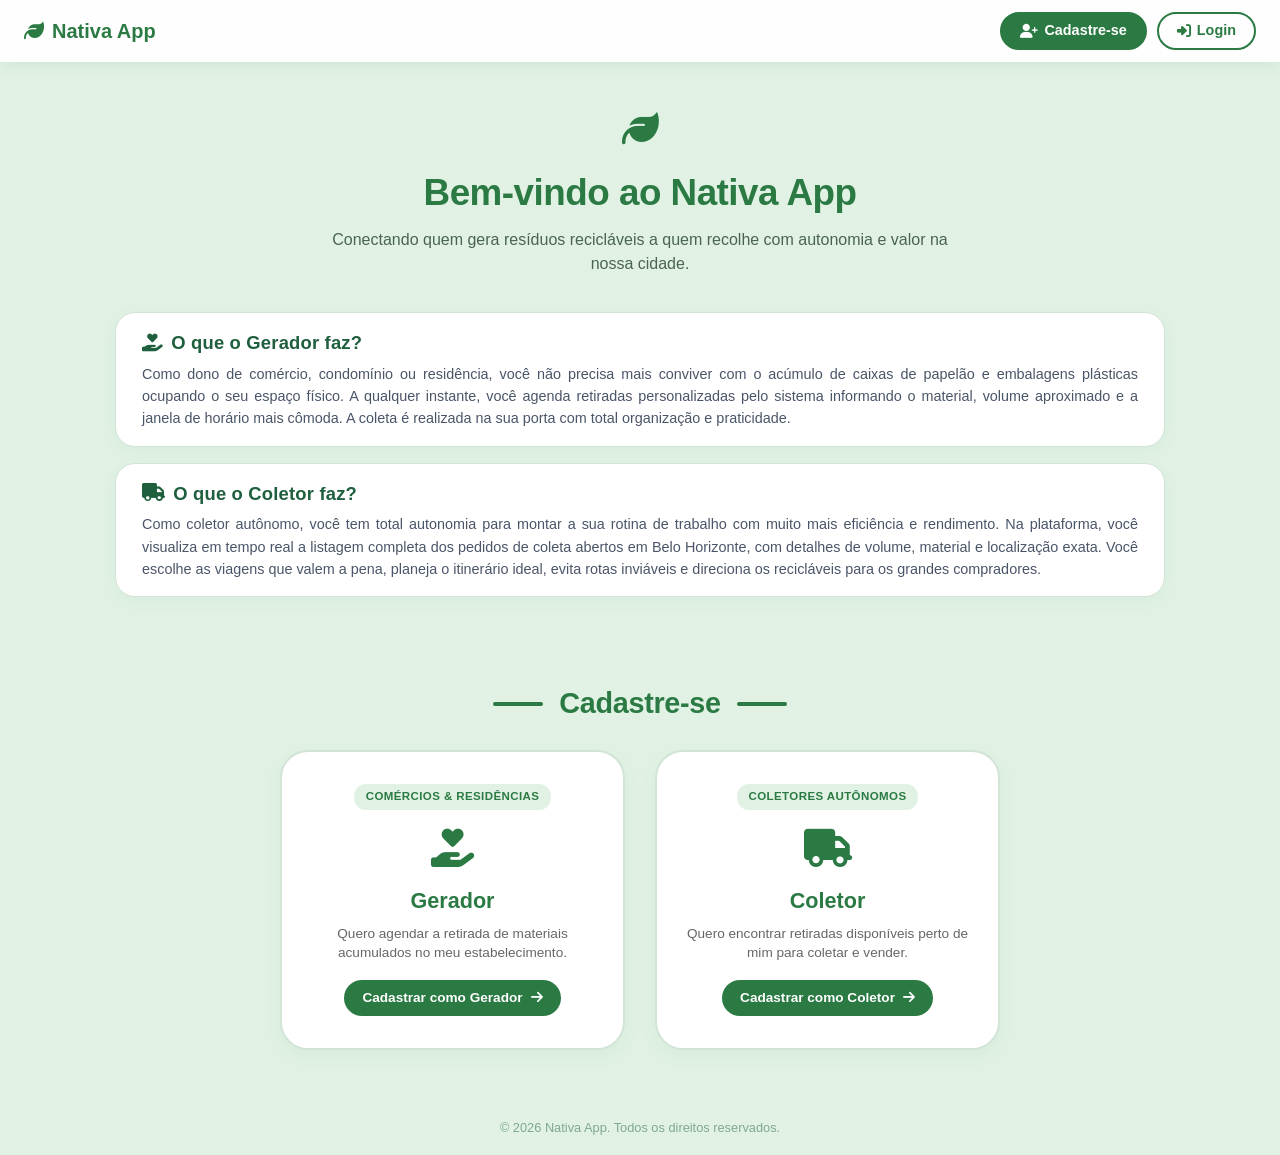
<file: Front-end/HTML/Pagina_inicial.html>
<!DOCTYPE html>
<html lang="pt-br">
<head>
    <meta charset="UTF-8">
    <meta name="viewport" content="width=device-width, initial-scale=1.0">
    <title>Nativa App</title>
    <link rel="stylesheet" href="../CSS/Pagina_inicial.css">
    <link rel="stylesheet" href="https://cdnjs.cloudflare.com/ajax/libs/font-awesome/6.5.0/css/all.min.css">
</head>
<body>

    <header class="css-header">
        <div class="css-brand">
            <i class="fa-solid fa-leaf"></i>
            <span>Nativa App</span>
        </div>

        <div class="css-header-actions">
        <a href="#secao-cadastro" class="css-top-register-btn">
            <i class="fa-solid fa-user-plus"></i> Cadastre-se
        </a>
        <a href="Login.html" class="css-login-btn">
            <i class="fa-solid fa-right-to-bracket"></i> Login
        </a>
    </div>

    </header>

    <main class="css-main-container">
        <div class="css-welcome-icon">
            <i class="fa-solid fa-leaf"></i>
        </div>
        
        <h1 class="css-hero-title">Bem-vindo ao Nativa App</h1>
        <p class="css-hero-subtitle">Conectando quem gera resíduos recicláveis a quem recolhe com autonomia e valor na nossa cidade.</p>

        <!-- SEÇÃO COM OS DOIS RETÂNGULOS LARGOS E COMPACTOS -->
        <section class="css-wide-cards-container">
            
            <!-- RETÂNGULO 1: GERADOR -->
            <article class="css-wide-card">
                <h2 class="css-wide-card-title">
                    <i class="fa-solid fa-hand-holding-heart"></i> O que o Gerador faz?
                </h2>
                <p class="css-wide-card-text">
                    Como dono de comércio, condomínio ou residência, você não precisa mais conviver com o acúmulo de caixas de papelão e embalagens plásticas ocupando o seu espaço físico. A qualquer instante, você agenda retiradas personalizadas pelo sistema informando o material, volume aproximado e a janela de horário mais cômoda. A coleta é realizada na sua porta com total organização e praticidade.
                </p>
            </article>

            <!-- RETÂNGULO 2: COLETOR -->
            <article class="css-wide-card">
                <h2 class="css-wide-card-title">
                    <i class="fa-solid fa-truck"></i> O que o Coletor faz?
                </h2>
                <p class="css-wide-card-text">
                    Como coletor autônomo, você tem total autonomia para montar a sua rotina de trabalho com muito mais eficiência e rendimento. Na plataforma, você visualiza em tempo real a listagem completa dos pedidos de coleta abertos em Belo Horizonte, com detalhes de volume, material e localização exata. Você escolhe as viagens que valem a pena, planeja o itinerário ideal, evita rotas inviáveis e direciona os recicláveis para os grandes compradores.
                </p>
            </article>

        </section>

        <!-- TÍTULO CENTRALIZADO "CADASTRE-SE" -->
        <h2 class="css-register-section-title" id="secao-cadastro" >Cadastre-se</h2>

        <!-- QUADRADOS DE CADASTRO -->
        <div class="css-options-grid">
            
            <a href="Cadastro_gerador.html" class="css-card-option">
                <div class="css-card-pill">Comércios & Residências</div>
                <div class="css-icon-container">
                    <i class="fa-solid fa-hand-holding-heart"></i>
                </div>
                <h2 class="css-card-title">Gerador</h2>
                <p class="css-card-desc">Quero agendar a retirada de materiais acumulados no meu estabelecimento.</p>
                <div class="css-card-cta">
                    <span>Cadastrar como Gerador</span>
                    <i class="fa-solid fa-arrow-right"></i>
                </div>
            </a>

            <a href="Cadastro_coletor.html" class="css-card-option">
                <div class="css-card-pill">Coletores Autônomos</div>
                <div class="css-icon-container">
                    <i class="fa-solid fa-truck"></i>
                </div>
                <h2 class="css-card-title">Coletor</h2>
                <p class="css-card-desc">Quero encontrar retiradas disponíveis perto de mim para coletar e vender.</p>
                <div class="css-card-cta">
                    <span>Cadastrar como Coletor</span>
                    <i class="fa-solid fa-arrow-right"></i>
                </div>
            </a>

        </div>
    </main>

    <footer class="css-footer">
        <p>&copy; 2026 Nativa App. Todos os direitos reservados.</p>
    </footer>

</body>
</html>
</file>
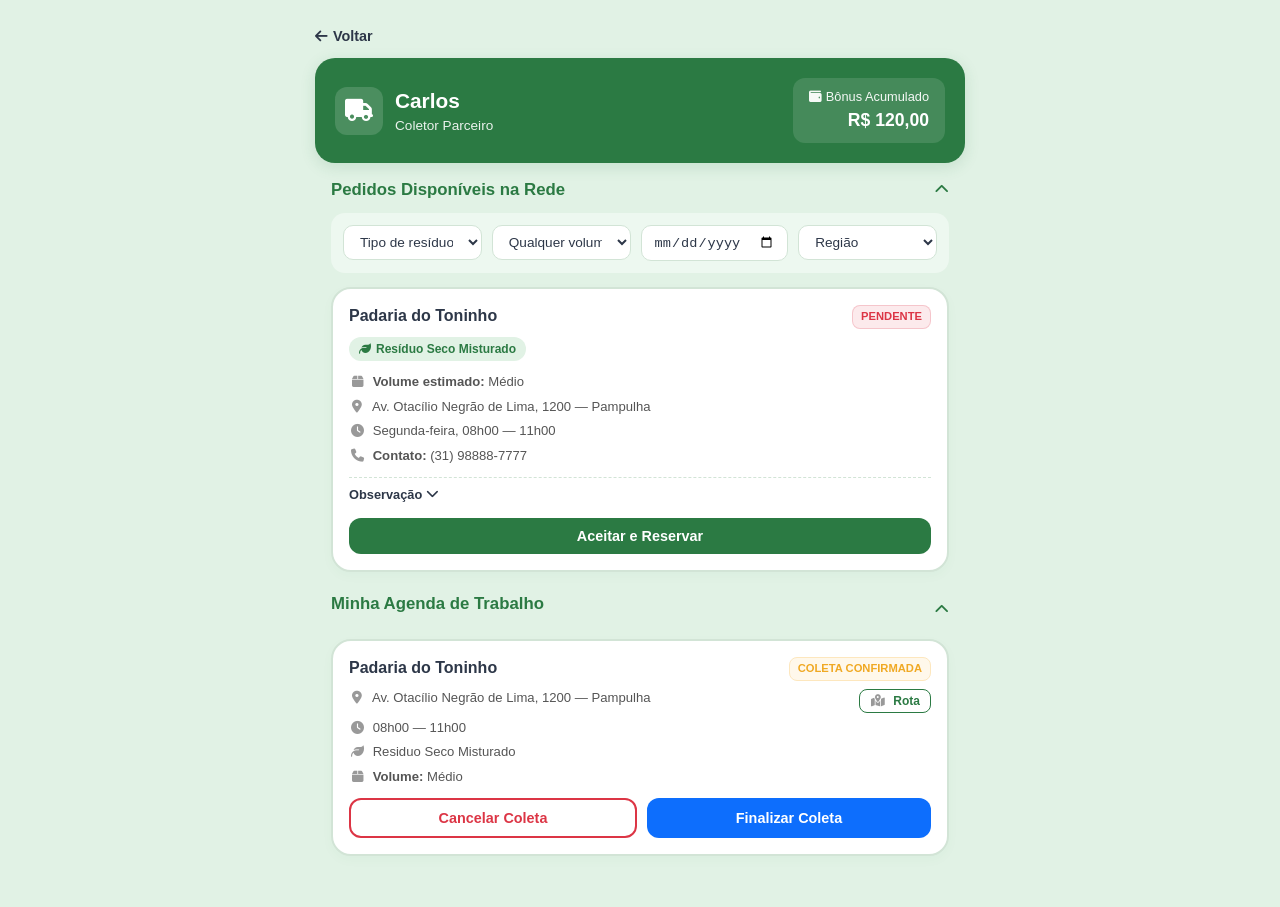
<file: Front-end/HTML/Painel_coletor copy.html>
<!DOCTYPE html>
<html lang="pt-br">
<head>
    <meta charset="UTF-8">
    <meta name="viewport" content="width=device-width, initial-scale=1.0">
    <title>Painel do Coletor - Nativa App</title>
    <link rel="stylesheet" href="https://cdnjs.cloudflare.com/ajax/libs/font-awesome/6.5.0/css/all.min.css">
    <link rel="stylesheet" href="../CSS/Painel_coletor.css">
</head>
<body>

    <header class="css-user-header">
        <div class="css-header-back">
            <a href="#"><i class="fa-solid fa-arrow-left"></i> Voltar</a>
        </div>
        <div class="css-profile-card">
            <div class="css-profile-info">
                <div class="css-profile-avatar">
                    <i class="fa-solid fa-truck"></i>
                </div>
                <div>
                    <h2>Carlos</h2>
                    <p>Coletor Parceiro</p>
                </div>
            </div>
            <div class="css-bonus-box">
                <span><i class="fa-solid fa-wallet"></i> Bônus Acumulado</span>
                <strong>R$ 120,00</strong>
            </div>
        </div>
    </header>

    <main class="css-main-content">
        
        <details class="css-collapsible-section" open>
            <summary class="css-section-title">
                Pedidos Disponíveis na Rede
                <i class="fa-solid fa-chevron-down css-arrow-icon"></i>
            </summary>
            
            <div class="css-collapsible-body">
                <form class="css-filter-grid" onsubmit="return false;">
                    <div class="css-filter-item">
                        <select class="css-select-input">
                            <option value="">Tipo de resíduo</option>
                            <option value="seco">Resíduo seco Misturado</option>
                            <option value="papelao">Papelão</option>
                            <option value="plastico">Plástico</option>
                        </select>
                    </div>
                    <div class="css-filter-item">
                        <select class="css-select-input">
                            <option value="">Qualquer volume</option>
                            <option value="pouco">Pouco</option>
                            <option value="medio">Médio</option>
                            <option value="muito">Muito</option>
                        </select>
                    </div>
                    <div class="css-filter-item">
                        <input type="date" class="css-select-input">
                    </div>
                    <div class="css-filter-item">
                        <select class="css-select-input">
                            <option value="">Região</option>
                            <option value="barreiro">Barreiro</option>
                            <option value="centro-sul">Centro-Sul</option>
                            <option value="leste">Leste</option>
                            <option value="pampulha">Pampulha</option>
                            <option value="venda-nova">Venda Nova</option>
                            <option value="nordeste">Nordeste</option>
                            <option value="noroeste">Noroeste</option>
                            <option value="norte">Norte</option>
                            <option value="oeste">Oeste</option>
                        </select>
                    </div>
                </form>

                <div class="css-cards-list">
                    <div class="css-request-card">
                        <div class="css-card-header">
                            <h3>Padaria do Toninho</h3>
                            <span class="css-status-badge css-status-red">PENDENTE</span>
                        </div>
                        
                        <span class="css-tag-info"><i class="fa-solid fa-leaf"></i> Resíduo Seco Misturado</span>
                        
                        <div class="css-card-details">
                            <p><i class="fa-solid fa-box"></i> <strong>Volume estimado:</strong> Médio</p>
                            <p><i class="fa-solid fa-location-dot"></i> Av. Otacílio Negrão de Lima, 1200 — Pampulha</p>
                            <p><i class="fa-solid fa-clock"></i> Segunda-feira, 08h00 — 11h00</p>
                            <p><i class="fa-solid fa-phone"></i> <strong>Contato:</strong> (31) 98888-7777</p>
                        </div>

                        <details class="css-obs-details">
                            <summary>Observação <i class="fa-solid fa-chevron-down"></i></summary>
                            <p>Entrar pela garagem lateral. Interfonar na recepção de carga e descarga de resíduos.</p>
                        </details>

                        <button class="css-btn-action css-btn-green">Aceitar e Reservar</button>
                    </div>
                </div>
            </div>
        </details>
        


         <details class="css-collapsible-section" open>
            <summary class="css-section-title">
                <h2 class="css-section-static-title">Minha Agenda de Trabalho</h2>
                <i class="fa-solid fa-chevron-down css-arrow-icon"></i>
            </summary>
        
            <section class="css-static-section">
            
            <!-- <span class="css-day-divider">SEGUNDA-FEIRA</span> -->

              <div class="css-cards-list">
                <div class="css-request-card css-agenda-card">
                    <div class="css-card-header">
                        <h3>Padaria do Toninho</h3>
                        <span class="css-status-badge css-status-orange">Coleta Confirmada</span>
                    </div>

                    <div class="css-card-details">
                        <div class="css-address-row">
                            <p><i class="fa-solid fa-location-dot"></i> Av. Otacílio Negrão de Lima, 1200 — Pampulha</p>
                            <button class="css-btn-route"><i class="fa-solid fa-map-location-dot"></i> Rota</button>
                        </div>
                        <p><i class="fa-solid fa-clock"></i> 08h00 — 11h00</p>
                        <p><i class="fa-solid fa-leaf"></i> Residuo Seco Misturado</p>
                        <p><i class="fa-solid fa-box"></i> <strong>Volume:</strong> Médio</p>
                    </div>

                    <div class="css-action-group-split">
                        <button class="css-btn-action css-btn-red-outline">Cancelar Coleta</button>
                        <button class="css-btn-action css-btn-blue">Finalizar Coleta</button>
                    </div>
                </div>
              </div>
            </section>
         </details>

    </main>

</body>
</html>
</file>
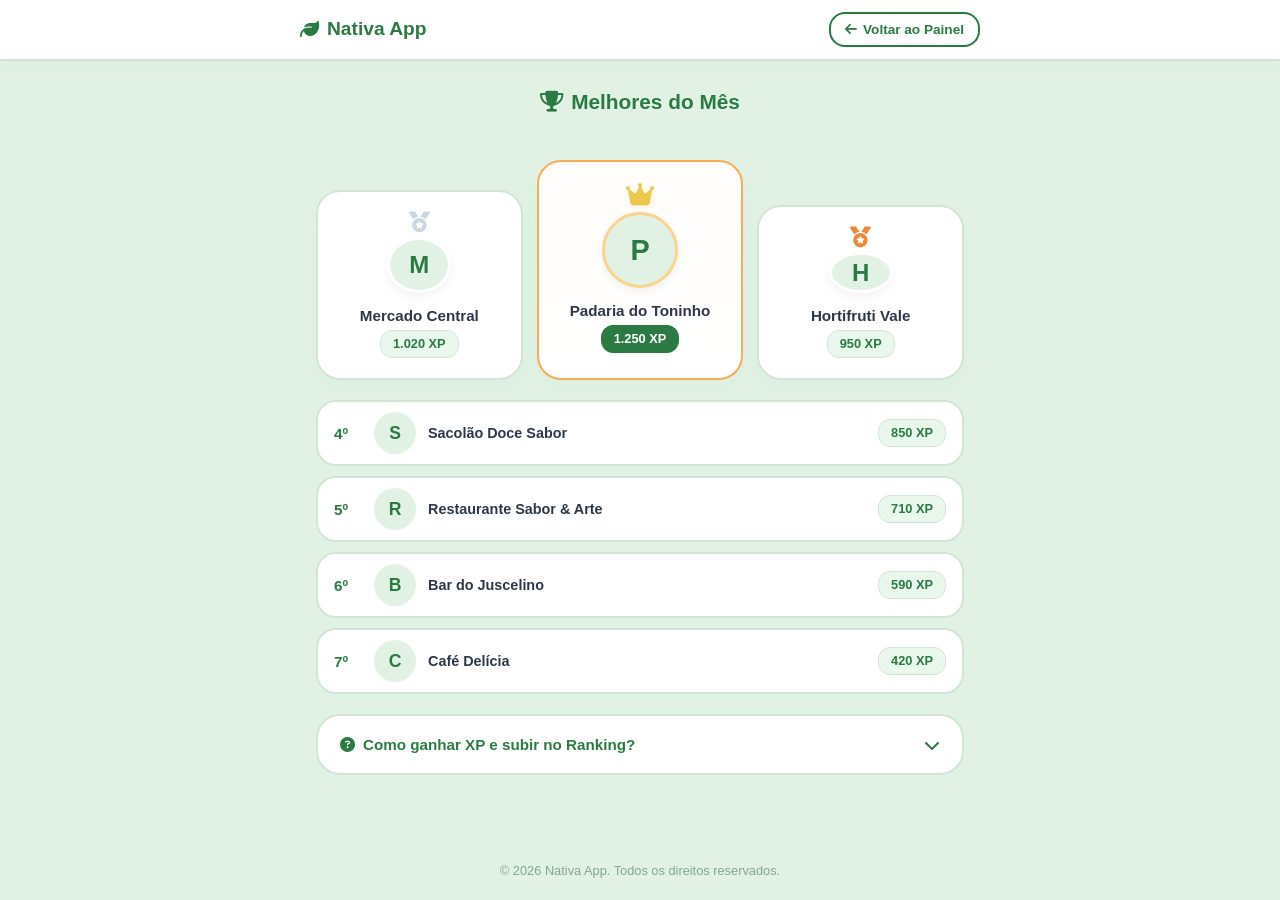
<file: Front-end/HTML/Ranking_xp.html>
<!DOCTYPE html>
<html lang="pt-br">
<head>
    <meta charset="UTF-8">
    <meta name="viewport" content="width=device-width, initial-scale=1.0">
    <title>Nativa App - Ranking e XP</title>
    <link rel="stylesheet" href="../CSS/Ranking_xp.css">
    <link rel="stylesheet" href="https://cdnjs.cloudflare.com/ajax/libs/font-awesome/6.5.0/css/all.min.css">
    
    
</head>
<body>

    <header class="css-header">
        <div class="css-header-container">
            <a href="#" class="css-brand">
                <i class="fa-solid fa-leaf"></i> Nativa App
            </a>
            <a href="Painel_gerador.html" class="css-btn-back">
                <i class="fa-solid fa-arrow-left"></i> Voltar ao Painel
            </a>
        </div>
    </header>

    <div class="css-main-wrapper">
        
        <section class="css-podium-section">
            <h1 class="css-podium-title">
                <i class="fa-solid fa-trophy"></i> Melhores do Mês
            </h1>
            
            <div class="css-podium-container">
                <div class="css-podium-card css-podium-second">
                    <i class="fa-solid fa-medal css-medal-second"></i>
                    <div class="css-avatar-circle">M</div>
                    <div class="css-company-name">Mercado Central</div>
                    <span class="css-xp-badge">1.020 XP</span>
                </div>

                <div class="css-podium-card css-podium-first">
                    <i class="fa-solid fa-crown css-crown-icon"></i>
                    <div class="css-avatar-circle">P</div>
                    <div class="css-company-name">Padaria do Toninho</div>
                    <span class="css-xp-badge">1.250 XP</span>
                </div>

                <div class="css-podium-card css-podium-third">
                    <i class="fa-solid fa-medal css-medal-third"></i>
                    <div class="css-avatar-circle">H</div>
                    <div class="css-company-name">Hortifruti Vale</div>
                    <span class="css-xp-badge">950 XP</span>
                </div>
            </div>
        </section>

        <section class="css-ranking-section">
            <div class="css-ranking-list">
                
                <div class="css-ranking-item">
                    <div class="css-ranking-left">
                        <span class="css-position-number">4º</span>
                        <div class="css-ranking-avatar">S</div>
                        <span class="css-ranking-name">Sacolão Doce Sabor</span>
                    </div>
                    <span class="css-xp-badge">850 XP</span>
                </div>

                <div class="css-ranking-item">
                    <div class="css-ranking-left">
                        <span class="css-position-number">5º</span>
                        <div class="css-ranking-avatar">R</div>
                        <span class="css-ranking-name">Restaurante Sabor & Arte</span>
                    </div>
                    <span class="css-xp-badge">710 XP</span>
                </div>

                <div class="css-ranking-item">
                    <div class="css-ranking-left">
                        <span class="css-position-number">6º</span>
                        <div class="css-ranking-avatar">B</div>
                        <span class="css-ranking-name">Bar do Juscelino</span>
                    </div>
                    <span class="css-xp-badge">590 XP</span>
                </div>

                <div class="css-ranking-item">
                    <div class="css-ranking-left">
                        <span class="css-position-number">7º</span>
                        <div class="css-ranking-avatar">C</div>
                        <span class="css-ranking-name">Café Delícia</span>
                    </div>
                    <span class="css-xp-badge">420 XP</span>
                </div>

            </div>
        </section>

        <details class="css-info-accordion">
            <summary>
                <span class="css-accordion-title">
                    <i class="fa-solid fa-circle-question"></i> Como ganhar XP e subir no Ranking?
                </span>
                <i class="fa-solid fa-chevron-down css-accordion-arrow"></i>
            </summary>
            
            <div class="css-accordion-content">
                <ul class="css-rules-list">
                    <li class="css-rule-item">
                        <span><i class="fa-solid fa-square-plus" style="color: var(--color-primary);"></i> Criar um novo pedido de coleta</span>
                        <span class="css-rule-points">+10 XP</span>
                    </li>
                    <li class="css-rule-item">
                        <span><i class="fa-solid fa-square-check" style="color: var(--color-primary);"></i> Concluir uma coleta com sucesso</span>
                        <span class="css-rule-points">+50 XP</span>
                    </li>
                    <li class="css-rule-item">
                        <span><i class="fa-solid fa-recycle" style="color: var(--color-primary);"></i> Separar os resíduos por categoria</span>
                        <span class="css-rule-points">+20 XP bônus</span>
                    </li>
                    <li class="css-rule-item">
                        <span><i class="fa-solid fa-star" style="color: var(--color-primary);"></i> Avaliar o coletor com 5 estrelas</span>
                        <span class="css-rule-points">+15 XP</span>
                    </li>
                </ul>
            </div>
        </details>

    </div>

    <footer class="css-footer">
        &copy; 2026 Nativa App. Todos os direitos reservados.
    </footer>

</body>
</html>
</file>
<file: Front-end/CSS/Pagina_inicial.css>
/* ==========================================================================
   PALETA DE CORES E CONFIGURAÇÕES DO TEMA
   ========================================================================== */
:root {
    --color-bg: #e1f2e5;              /* Fundo menta suave */
    --color-primary: #2b7a43;         /* Verde clássico da marca */
    --color-metallic-green: #1f5f3e;  /* Verde escuro metálico elegante */
    --color-primary-light: #4caf50;   /* Verde fino do hover */
    --color-dark: #2d3748;            /* Texto base grafite */
    --color-white: #ffffff;
    --color-gray-border: #d2e4d6;
    --transition-bounce: all 0.4s cubic-bezier(0.175, 0.885, 0.32, 1.275);
}

* {
    box-sizing: border-box;
    margin: 0;
    padding: 0;
    font-family: 'Segoe UI', Tahoma, Geneva, Verdana, sans-serif;
}

body {
    background-color: var(--color-bg);
    color: var(--color-dark);
    line-height: 1.5;
    display: flex;
    flex-direction: column;
    min-height: 100vh;
}

/* ==========================================================================
   CABEÇALHO
   ========================================================================== */
.css-header {
    background-color: rgba(255, 255, 255, 0.92);
    backdrop-filter: blur(6px);
    padding: 12px 24px;
    display: flex;
    justify-content: space-between;
    align-items: center;
    position: sticky;
    top: 0;
    z-index: 1000;
    box-shadow: 0 4px 12px rgba(43, 122, 67, 0.08);
}

.css-brand {
    display: flex;
    align-items: center;
    gap: 8px;
    color: var(--color-primary);
    font-size: 1.25rem;
    font-weight: 700;
}

.css-login-btn {
    background-color: transparent;
    color: var(--color-primary);
    border: 2px solid var(--color-primary);
    padding: 6px 18px;
    font-size: 0.9rem;
    font-weight: 600;
    border-radius: 20px;
    text-decoration: none;
    transition: var(--transition-bounce);
    display: flex;
    align-items: center;
    gap: 6px;
}

.css-login-btn:hover {
    background-color: var(--color-primary);
    color: var(--color-white);
    transform: scale(1.05);
}

/* ==========================================================================
   CONTEÚDO PRINCIPAL (HERO)
   ========================================================================== */
.css-main-container {
    flex: 1;
    display: flex;
    flex-direction: column;
    align-items: center;
    justify-content: center;
    padding: 40px 20px 50px 20px;
    text-align: center;
    width: 100%;
}

.css-welcome-icon {
    font-size: 2.3rem;
    color: var(--color-primary);
    margin-bottom: 8px;
    animation: pulse 2.2s infinite ease-in-out;
}

.css-hero-title {
    font-size: 2rem;
    color: var(--color-primary);
    margin-bottom: 8px;
    font-weight: 800;
    letter-spacing: -0.5px;
}

.css-hero-subtitle {
    font-size: 1rem;
    color: #4a6352;
    margin-bottom: 36px;
    max-width: 620px;
}

/* ==========================================================================
   RETÂNGULOS LARGOS E COMPACTOS (EXPLICATIVOS)
   ========================================================================== */
.css-wide-cards-container {
    width: 100%;
    max-width: 1050px;
    display: flex;
    flex-direction: column;
    gap: 16px;
    margin-bottom: 45px;
}

.css-wide-card {
    background-color: var(--color-white);
    border: 1.5px solid var(--color-gray-border);
    border-radius: 20px;
    padding: 16px 26px;
    text-align: left;
    box-shadow: 0 4px 16px rgba(43, 122, 67, 0.05);
    transition: var(--transition-bounce);
}

.css-wide-card:hover {
    border-color: var(--color-primary-light);
    transform: translateY(-2px);
    box-shadow: 0 8px 20px rgba(43, 122, 67, 0.08);
}

.css-wide-card-title {
    font-size: 1.15rem;
    font-weight: 800;
    color: var(--color-metallic-green);
    margin-bottom: 6px;
    display: flex;
    align-items: center;
    gap: 8px;
    letter-spacing: 0.2px;
}

.css-wide-card-text {
    font-size: 0.9rem;
    color: #4a5568;
    line-height: 1.55;
    text-align: justify;
    text-justify: inter-word;
}

/* ==========================================================================
   TÍTULO DE SEÇÃO "CADASTRE-SE" (CENTRALIZADO, ESPAÇADO E DESTACADO)
   ========================================================================== */
.css-register-section-title {
    font-size: 1.6rem;
    font-weight: 800;
    color: var(--color-metallic-green);
    margin-bottom: 22px;
    text-align: center;
    letter-spacing: -0.3px;
    position: relative;
    display: inline-block;
}

/* Detalhe sutil abaixo da palavra Cadastre-se */
/* .css-register-section-title::after {
    content: "";
    display: block;
    width: 48px;
    height: 3px;
    background-color: var(--color-primary-light);
    margin: 6px auto 0 auto;
    border-radius: 2px;
} */

.css-register-section-title {
    display: flex;
    align-items: center;
    justify-content: center;
    gap: 16px;                     /* Espaço entre os tracinhos e a palavra */
    font-size: 1.8rem;
    font-weight: 800;
    color: var(--color-primary);
    text-align: center;
    margin: 40px auto 25px auto;
    width: 100%;
    scroll-margin-top: 80px;      /* Distância para o scroll suave não colar no topo */
}

/* Tracinho da Esquerda e da Direita */
 .css-register-section-title::before,
.css-register-section-title::after {
    content: "";
    display: inline-block;
    width: 50px;                   
     height: 4px;                   
     background-color: var(--color-primary);
    border-radius: 4px; 
 } 

/* ==========================================================================
   QUADRADOS DE CADASTRO (LADO A LADO EM BAIXO)
   ========================================================================== */
.css-options-grid {
    display: flex;
    flex-direction: column;
    gap: 24px;
    width: 100%;
    max-width: 320px;
}

.css-card-option {
    background-color: var(--color-white);
    border: 2px solid var(--color-gray-border);
    border-radius: 28px;
    padding: 28px 22px;
    cursor: pointer;
    text-decoration: none;
    color: inherit;
    box-shadow: 0 6px 18px rgba(43, 122, 67, 0.06);
    transition: var(--transition-bounce);
    display: flex;
    flex-direction: column;
    align-items: center;
}

.css-card-option:hover {
    transform: scale(1.05);
    border-color: var(--color-primary-light);
    box-shadow: 0 12px 26px rgba(43, 122, 67, 0.12);
}

.css-card-pill {
    background-color: var(--color-bg);
    color: var(--color-primary);
    font-size: 0.72rem;
    font-weight: 700;
    padding: 4px 12px;
    border-radius: 12px;
    margin-bottom: 10px;
    text-transform: uppercase;
    letter-spacing: 0.4px;
}

.css-icon-container {
    font-size: 2.4rem;
    color: var(--color-primary);
    margin-bottom: 8px;
}

.css-card-title {
    font-size: 1.35rem;
    font-weight: 800;
    margin-bottom: 6px;
    color: var(--color-primary);
}

.css-card-desc {
    font-size: 0.85rem;
    color: #666;
    line-height: 1.4;
    margin-bottom: 18px;
    text-align: center;
}

.css-card-cta {
    display: inline-flex;
    align-items: center;
    gap: 8px;
    background-color: var(--color-primary);
    color: #ffffff;
    font-size: 0.85rem;
    font-weight: 700;
    padding: 8px 18px;
    border-radius: 20px;
    margin-top: auto;
    transition: background-color 0.2s ease;
}

.css-card-option:hover .css-card-cta {
    background-color: var(--color-metallic-green);
}

/* RODAPÉ */
.css-footer {
    text-align: center;
    padding: 18px;
    font-size: 0.8rem;
    color: #7fa88d;
}

@keyframes pulse {
    0% { transform: scale(1); }
    50% { transform: scale(1.08); }
    100% { transform: scale(1); }
}

/* ==========================================================================
   DESKTOP RESPONSIVO (TELAS MÉDIAS E GRANDES)
   ========================================================================== */
@media (min-width: 768px) {
    .css-hero-title {
        font-size: 2.3rem;
    }

    .css-options-grid {
        flex-direction: row;
        max-width: 720px;
        gap: 30px;
    }

    .css-card-option {
        flex: 1;
        padding: 32px 24px;
    }
}

/* Rolagem suave na página */
html {
    scroll-behavior: smooth;
}

/* Agrupamento dos botões no cabeçalho */
.css-header-actions {
    display: flex;
    align-items: center;
    gap: 10px;
}

/* BOTÃO CADASTRE-SE NO TOPO */
.css-top-register-btn {
    display: inline-flex;
    align-items: center;
    justify-content: center;
    gap: 6px;
    padding: 6px 18px;             /* Mesmo padding do Login */
    border: 2px solid var(--color-primary); /* Mesma espessura de borda para igualar a altura */
    border-radius: 20px;
    background-color: var(--color-primary);
    color: var(--color-white);
    font-size: 0.9rem;             /* Mesmo tamanho de fonte do Login */
    font-weight: 600;
    text-decoration: none;
    white-space: nowrap;           /* IMPEDE o texto de quebrar a linha */
    transition: var(--transition-bounce);
}

.css-top-register-btn:hover {
    background-color: #215d33;
    border-color: #215d33;
    color: var(--color-white);
    transform: scale(1.05);
}

/* BOTÃO LOGIN NO TOPO */
.css-login-btn {
    display: inline-flex;
    align-items: center;
    justify-content: center;
    gap: 6px;
    padding: 6px 18px;
    border: 2px solid var(--color-primary);
    border-radius: 20px;
    background-color: transparent;
    color: var(--color-primary);
    font-size: 0.9rem;
    font-weight: 600;
    text-decoration: none;
    white-space: nowrap;           /* Garante que o Login também nunca quebre */
    transition: var(--transition-bounce);
}

.css-login-btn:hover {
    background-color: var(--color-primary);
    color: var(--color-white);
    transform: scale(1.05);
}
</file>
<file: Front-end/CSS/Painel_coletor.css>
/* ==========================================================================
   PALETA DE CORES E VARIÁVEIS OFICIAIS
   ========================================================================== */
:root {
    --color-bg: #e1f2e5;
    --color-primary: #2b7a43;
    --color-primary-light: #4caf50;
    --color-dark: #2d3748;
    --color-white: #ffffff;
    --color-gray-border: #d2e4d6;
    --color-red: #dc3545;
    --color-orange: #f0a924;
    --color-blue: #0d6efd;
    --transition-fast: all 0.3s ease;
    --color-danger: #dc3545;
    --color-danger-hover: #bb2d3b;
    --transition-smooth: all 0.3s ease;
}

/* RESET E CONFIGURAÇÕES CORE */
*, *::before, *::after {
    box-sizing: border-box;
    margin: 0;
    padding: 0;
}

body {
    background-color: var(--color-bg);
    color: var(--color-dark);
    font-family: 'Segoe UI', Tahoma, Geneva, Verdana, sans-serif;
    line-height: 1.4;
    padding-bottom: 40px;
}

/* ==========================================================================
   HEADER / PERFIL
   ========================================================================== */
.css-user-header {
    background: transparent;
    padding: 15px 16px 5px 16px;
    max-width: 650px;
    margin: 0 auto;
}

.css-header-back a {
    color: var(--color-dark);
    text-decoration: none;
    font-size: 0.9rem;
    font-weight: 600;
    display: inline-flex;
    align-items: center;
    gap: 5px;
    margin-bottom: 12px;
}

.css-profile-card {
    background-color: var(--color-primary);
    color: var(--color-white);
    border-radius: 20px;
    padding: 16px;
    display: flex;
    flex-direction: column;
    gap: 15px;
    box-shadow: 0 4px 15px rgba(43, 122, 67, 0.15);
}

.css-profile-info {
    display: flex;
    align-items: center;
    gap: 12px;
}

.css-profile-avatar {
    background-color: rgba(255, 255, 255, 0.15);
    width: 48px;
    height: 48px;
    border-radius: 12px;
    display: flex;
    align-items: center;
    justify-content: center;
    font-size: 1.4rem;
}

.css-profile-info h2 {
    font-size: 1.3rem;
    font-weight: 700;
}

.css-profile-info p {
    font-size: 0.85rem;
    opacity: 0.9;
}

.css-bonus-box {
    background-color: rgba(255, 255, 255, 0.12);
    border-radius: 12px;
    padding: 10px 16px;
    display: flex;
    justify-content: space-between;
    align-items: center;
}

.css-bonus-box span {
    font-size: 0.8rem;
    opacity: 0.95;
}

.css-bonus-box strong {
    font-size: 1.1rem;
    font-weight: 700;
}

/* ==========================================================================
   CONTEÚDO E ESTRUTURA DOS CONTAINERS
   ========================================================================== */
.css-main-content {
    padding: 10px 16px;
    max-width: 650px;
    margin: 0 auto;
    display: flex;
    flex-direction: column;
    gap: 20px;
}

.css-collapsible-section {
    width: 100%;
}

.css-section-title, .css-section-static-title {
    font-size: 1.05rem;
    color: var(--color-primary);
    font-weight: 700;
    margin-bottom: 12px;
    display: flex;
    justify-content: space-between;
    align-items: center;
    cursor: pointer;
    list-style: none;
}
.css-section-title::-webkit-details-marker {
    display: none;
}

.css-arrow-icon {
    transition: var(--transition-fast);
    font-size: 0.9rem;
}

.css-collapsible-section[open] .css-arrow-icon {
    transform: rotate(180deg);
}

/* ==========================================================================
   FORMULÁRIO DE FILTROS
   ========================================================================== */
.css-filter-grid {
    display: grid;
    grid-template-columns: 1fr;
    gap: 8px;
    margin-bottom: 14px;
    background-color: rgba(255, 255, 255, 0.4);
    padding: 8px;
    border-radius: 14px;
}

.css-select-input {
    width: 100%;
    padding: 8px 12px;
    font-size: 0.85rem;
    color: var(--color-dark);
    background-color: var(--color-white);
    border: 1.5px solid var(--color-gray-border);
    border-radius: 10px;
    outline: none;
    transition: var(--transition-fast);
}

.css-select-input:focus {
    border-color: var(--color-primary-light);
}

/* ==========================================================================
   CARDS DE PEDIDO
   ========================================================================== */
.css-cards-list {
    display: flex;
    flex-direction: column;
    gap: 12px;
}

.css-request-card {
    background-color: var(--color-white);
    border: 2px solid var(--color-gray-border);
    border-radius: 20px;
    padding: 16px;
    box-shadow: 0 4px 12px rgba(43, 122, 67, 0.03);
}

.css-card-header {
    display: flex;
    justify-content: space-between;
    align-items: flex-start;
    gap: 10px;
    margin-bottom: 8px;
}

.css-card-header h3 {
    font-size: 1rem;
    color: var(--color-dark);
    font-weight: 700;
}

/* BADGES DE STATUS */
.css-status-badge {
    font-size: 0.7rem;
    font-weight: 700;
    padding: 3px 8px;
    border-radius: 8px;
    text-transform: uppercase;
    white-space: nowrap;
}

.css-status-red {
    background-color: rgba(220, 53, 69, 0.1);
    color: var(--color-red);
    border: 1px solid rgba(220, 53, 69, 0.2);
}

.css-status-orange {
    background-color: #fff8eb;
    color: var(--color-orange);
    border: 1px solid #fde7be;
}

.css-status-green {
    background-color: rgba(43, 122, 67, 0.12);
    color: var(--color-primary);
    border: 1px solid rgba(43, 122, 67, 0.3);
}

/* CONTEÚDO DOS CARDS */
.css-tag-info {
    display: inline-flex;
    align-items: center;
    gap: 5px;
    font-size: 0.75rem;
    font-weight: 600;
    color: var(--color-primary);
    background-color: var(--color-bg);
    padding: 4px 10px;
    border-radius: 20px;
    margin-bottom: 12px;
}

.css-card-details {
    display: flex;
    flex-direction: column;
    gap: 6px;
    font-size: 0.82rem;
    color: #555;
    margin-bottom: 12px;
}

.css-card-details i {
    width: 16px;
    color: #999;
    text-align: center;
    margin-right: 4px;
}

.css-address-row {
    display: flex;
    justify-content: space-between;
    align-items: flex-start;
    gap: 10px;
}

.css-btn-route {
    background-color: transparent;
    border: 1.5px solid var(--color-primary);
    color: var(--color-primary);
    padding: 4px 10px;
    font-size: 0.75rem;
    font-weight: 700;
    border-radius: 8px;
    cursor: pointer;
    white-space: nowrap;
    transition: var(--transition-fast);
}

.css-btn-route:hover {
    background-color: var(--color-primary);
    color: var(--color-white);
}

.css-obs-details {
    margin: 8px 0 14px 0;
    border-top: 1px dashed var(--color-gray-border);
    padding-top: 8px;
}

.css-obs-details summary {
    font-size: 0.8rem;
    font-weight: 700;
    color: var(--color-dark);
    cursor: pointer;
    list-style: none;
    display: flex;
    align-items: center;
    gap: 4px;
}
.css-obs-details summary::-webkit-details-marker { display: none; }

.css-obs-details p {
    font-size: 0.78rem;
    color: #666;
    margin-top: 4px;
    background: #f9fbf9;
    padding: 6px 10px;
    border-radius: 8px;
}

.css-day-divider {
    display: block;
    font-size: 0.75rem;
    font-weight: 800;
    color: #555;
    margin: 5px 0 10px 2px;
    letter-spacing: 0.5px;
}

/* ==========================================================================
   BOTÕES DE AÇÃO
   ========================================================================== */
.css-btn-action {
    width: 100%;
    border: none;
    padding: 10px;
    font-size: 0.9rem;
    font-weight: 700;
    border-radius: 12px;
    cursor: pointer;
    transition: var(--transition-fast);
    display: inline-flex;
    align-items: center;
    justify-content: center;
}

.css-btn-green {
    background-color: var(--color-primary);
    color: var(--color-white);
}
.css-btn-green:hover {
    background-color: #205c32;
}

.css-btn-blue {
    background-color: var(--color-blue);
    color: var(--color-white);
}
.css-btn-blue:hover {
    background-color: #0b5ed7;
}

.css-btn-red-outline {
    background-color: transparent;
    border: 2px solid var(--color-red);
    color: var(--color-red);
}
.css-btn-red-outline:hover {
    background-color: var(--color-red);
    color: var(--color-white);
}

.css-action-group-split {
    display: flex;
    gap: 10px;
    width: 100%;
}
.css-action-group-split .css-btn-action {
    flex: 1;
}

.css-finished-text {
    text-align: center;
    font-weight: 700;
    font-size: 0.88rem;
    color: var(--color-primary);
    background-color: var(--color-bg);
    padding: 8px 12px;
    border-radius: 12px;
    border: 1px dashed var(--color-primary);
    width: 100%;
}

/* ==========================================================================
   MODAIS
   ========================================================================== */
.css-modal-overlay {
    position: fixed;
    top: 0;
    left: 0;
    width: 100vw;
    height: 100vh;
    background-color: rgba(0, 0, 0, 0.5);
    backdrop-filter: blur(4px);
    display: flex;
    justify-content: center;
    align-items: center;
    padding: 16px;
    z-index: 9999;
    opacity: 0;
    pointer-events: none;
    transition: opacity 0.3s ease, transform 0.3s ease;
}

.css-modal-overlay.active {
    opacity: 1;
    pointer-events: auto;
}

.css-modal-card {
    background-color: var(--color-white);
    width: 100%;
    max-width: 420px;
    border-radius: 20px;
    padding: 24px 20px 20px 20px;
    box-shadow: 0 10px 25px rgba(0, 0, 0, 0.2);
    position: relative;
    transform: translateY(-20px);
    transition: transform 0.3s ease;
}

.css-modal-overlay.active .css-modal-card {
    transform: translateY(0);
}

.css-modal-close {
    position: absolute;
    top: 14px;
    right: 16px;
    background: transparent;
    border: none;
    font-size: 1.2rem;
    color: #777;
    cursor: pointer;
    transition: var(--transition-fast);
}

.css-modal-close:hover {
    color: var(--color-red);
}

.css-modal-title {
    font-size: 1.15rem;
    color: var(--color-primary);
    font-weight: 700;
    margin-bottom: 16px;
    display: flex;
    align-items: center;
    gap: 8px;
}

.css-modal-field {
    display: flex;
    flex-direction: column;
    gap: 6px;
    margin-bottom: 14px;
}

.css-modal-field label {
    font-size: 0.85rem;
    font-weight: 600;
    color: var(--color-dark);
}

.css-modal-input {
    width: 100%;
    padding: 10px 12px;
    font-size: 0.9rem;
    border: 1.5px solid var(--color-gray-border);
    border-radius: 10px;
    outline: none;
    transition: var(--transition-fast);
}

.css-modal-input:focus {
    border-color: var(--color-primary);
}

.gen-modal-logout-card {
    max-width: 380px !important;
    text-align: center;
    padding: 24px 20px !important;
}

.gen-modal-logout-text {
    font-size: 0.88rem;
    color: #555;
    margin: 12px 0 20px 0;
}

.css-btn-logout-danger {
    width: 100%;
    background-color: var(--color-danger);
    color: var(--color-white);
    border: none;
    padding: 12px;
    font-size: 0.95rem;
    font-weight: 700;
    border-radius: 14px;
    cursor: pointer;
    display: flex;
    align-items: center;
    justify-content: center;
    gap: 8px;
    transition: var(--transition-smooth);
    box-shadow: 0 4px 12px rgba(220, 53, 69, 0.2);
}

.css-btn-logout-danger:hover {
    background-color: var(--color-danger-hover);
    transform: translateY(-1px);
}

/* ==========================================================================
   MEDIA QUERY: DESKTOP / TABLET
   ========================================================================== */
@media (min-width: 600px) {
    .css-user-header {
        padding: 25px 0 5px 0;
    }
    
    .css-profile-card {
        flex-direction: row;
        justify-content: space-between;
        align-items: center;
        padding: 20px;
    }

    .css-bonus-box {
        flex-direction: column;
        align-items: flex-end;
        gap: 2px;
        text-align: right;
    }

    .css-filter-grid {
        grid-template-columns: repeat(4, 1fr);
        gap: 10px;
        padding: 12px;
    }
}

/* ==========================================================================
   ESTILOS DO TOUR INTERATIVO E INTERROGAÇÕES (?)
   ========================================================================== */
.css-tour-help-btn {
    background-color: #e1f2e5;
    color: var(--color-primary);
    border: 1px solid rgba(43, 122, 67, 0.3);
    border-radius: 50%;
    width: 22px;
    height: 22px;
    display: inline-flex;
    align-items: center;
    justify-content: center;
    font-size: 12px;
    font-weight: 800;
    cursor: pointer;
    margin-left: 8px;
    vertical-align: middle;
    transition: var(--transition-fast);
}

.css-tour-help-btn:hover {
    background-color: var(--color-primary);
    color: var(--color-white);
    transform: scale(1.15);
}

.css-tour-overlay {
    position: fixed;
    top: 0;
    left: 0;
    width: 100vw;
    height: 100vh;
    background: rgba(0, 0, 0, 0.55);
    z-index: 9998;
    opacity: 0;
    pointer-events: none;
    transition: opacity 0.3s ease;
}

.css-tour-overlay.css-tour-visible {
    opacity: 1;
    pointer-events: auto;
}

.css-tour-highlight {
    position: relative !important;
    z-index: 9999 !important;
    background-color: #ffffff !important;
    padding: 12px 14px !important;  
    box-shadow: 0 0 0 4px #4caf50, 0 10px 30px rgba(0, 0, 0, 0.3) !important;
    border-radius: 16px;
}
/* Mantém o card verde original do perfil quando ele estiver em destaque no tour */
#tour-anchor-perfil.css-tour-highlight {
    background-color: var(--color-primary) !important;
    color: var(--color-white) !important;
}

.css-tour-tooltip {
    position: absolute;
    z-index: 10000;
    width: 290px;
    background: #ffffff;
    border-radius: 16px;
    padding: 16px;
    box-shadow: 0 12px 32px rgba(0, 0, 0, 0.28);
    border: 1px solid #d2e4d6;
    display: none;
    flex-direction: column;
    gap: 8px;
}

.css-tour-tooltip.css-tour-visible {
    display: flex;
}

.css-tour-close {
    position: absolute;
    top: 8px;
    right: 12px;
    background: transparent;
    border: none;
    font-size: 1.3rem;
    font-weight: bold;
    color: #888;
    cursor: pointer;
}

.css-tour-close:hover {
    color: var(--color-primary);
}

.css-tour-title {
    font-size: 0.95rem;
    font-weight: 800;
    color: var(--color-primary);
}

.css-tour-body {
    font-size: 0.84rem;
    color: #444;
    line-height: 1.45;
}

.css-tour-footer {
    display: flex;
    justify-content: flex-end;
    align-items: center;
    gap: 10px;
    margin-top: 6px;
}

.css-tour-btn-skip {
    background: transparent;
    border: none;
    color: #777;
    font-size: 0.8rem;
    cursor: pointer;
    font-weight: 600;
}

.css-tour-btn-skip:hover {
    text-decoration: underline;
}

.css-tour-btn-next {
    background-color: var(--color-primary);
    color: #ffffff;
    border: none;
    border-radius: 12px;
    padding: 6px 14px;
    font-size: 0.82rem;
    font-weight: 700;
    cursor: pointer;
    transition: var(--transition-fast);
}

.css-tour-btn-next:hover {
    background-color: #1b4329;
}
</file>
<file: Front-end/CSS/Ranking_xp.css>
/* ==========================================================================
           2. PALETA DE CORES OFICIAL E CONFIGURAÇÕES GLOBAIS
           ========================================================================== */
        :root {
            --color-bg: #e1f2e5;            /* Tom menta pastel fofo para o fundo */
            --color-primary: #2b7a43;       /* Verde escuro para textos e botões */
            --color-primary-light: #4caf50; /* Verde vivo para efeitos hover */
            --color-dark: #2d3748;          /* Grafite suave para textos descritivos */
            --color-white: #ffffff;         /* Branco puro para os cards */
            --color-gray-border: #d2e4d6;    /* Verde de borda suave */
            --transition-bounce: all 0.4s cubic-bezier(0.175, 0.885, 0.32, 1.275); /* Efeito fofo de mola */
        }

        /* Configurações de Reset e Dimensionamento */
        *, *::before, *::after {
            box-sizing: border-box;
            margin: 0;
            padding: 0;
        }

        /* Prevenção de conflito de fonte: Aplicado diretamente no body */
        body {
            background-color: var(--color-bg);
            color: var(--color-dark);
            font-family: 'Segoe UI', Tahoma, Geneva, Verdana, sans-serif;
            line-height: 1.4;
            display: flex;
            flex-direction: column;
            min-height: 100vh;
            align-items: center;
        }

        /* Wrapper principal responsivo (Mobile-First) */
        .css-main-wrapper {
            width: 100%;
            max-width: 680px;
            padding: 16px;
            display: flex;
            flex-direction: column;
            gap: 20px;
        }

        /* ==========================================================================
           A) CABEÇALHO (HEADER)
           ========================================================================== */
        .css-header {
            width: 100%;
            background-color: var(--color-white);
            border-bottom: 2px solid var(--color-gray-border);
            padding: 12px 20px;
            display: flex;
            justify-content: space-between;
            align-items: center;
            position: relative;
            box-shadow: 0 4px 12px rgba(43, 122, 67, 0.04);
        }

        .css-header-container {
            width: 100%;
            max-width: 680px;
            margin: 0 auto;
            display: flex;
            justify-content: space-between;
            align-items: center;
        }

        .css-brand {
            display: flex;
            align-items: center;
            gap: 8px;
            color: var(--color-primary);
            font-size: 1.2rem;
            font-weight: 800;
            text-decoration: none;
        }

        .css-btn-back {
            background-color: transparent;
            color: var(--color-primary);
            border: 2px solid var(--color-primary);
            padding: 6px 14px;
            font-size: 0.85rem;
            font-weight: 700;
            border-radius: 16px;
            text-decoration: none;
            display: flex;
            align-items: center;
            gap: 6px;
            transition: var(--transition-bounce);
        }

        .css-btn-back:hover {
            background-color: var(--color-primary);
            color: var(--color-white);
            transform: scale(1.03);
        }

        /* ==========================================================================
           B) SEÇÃO 1: O PÓDIO (DESTAQUE DO TOP 3)
           ========================================================================== */
        .css-podium-section {
            display: flex;
            flex-direction: column;
            align-items: center;
            margin-top: 10px;
        }

        .css-podium-title {
            font-size: 1.3rem;
            color: var(--color-primary);
            font-weight: 800;
            margin-bottom: 24px;
            text-align: center;
            display: flex;
            align-items: center;
            gap: 8px;
        }

        /* Estrutura flexível para empilhamento no mobile e alinhamento no desktop */
        .css-podium-container {
            display: flex;
            flex-direction: column;
            align-items: center;
            justify-content: center;
            gap: 16px;
            width: 100%;
        }

        /* Estilo fofo base das caixas do pódio */
        .css-podium-card {
            background-color: var(--color-white);
            border: 2px solid var(--color-gray-border);
            border-radius: 24px;
            padding: 20px;
            width: 100%;
            max-width: 280px;
            display: flex;
            flex-direction: column;
            align-items: center;
            text-align: center;
            position: relative;
            box-shadow: 0 6px 16px rgba(43, 122, 67, 0.03);
            transition: var(--transition-bounce);
        }

        .css-podium-card:hover {
            transform: scale(1.03);
            border-color: var(--color-primary-light);
            box-shadow: 0 8px 24px rgba(76, 175, 80, 0.12);
        }

        /* Diferenciação de tamanho do primeiro colocado */
        .css-podium-first {
            order: -1; /* Força o primeiro lugar a ficar no topo no mobile */
            border-color: #f6ad55; /* Detalhe dourado sutil na bordas */
            background: linear-gradient(to bottom, #fffdfa, var(--color-white));
        }

        /* Customização dos avatares redondos */
        .css-avatar-circle {
            width: 64px;
            height: 64px;
            border-radius: 50%;
            background-color: var(--color-bg);
            color: var(--color-primary);
            display: flex;
            align-items: center;
            justify-content: center;
            font-size: 1.5rem;
            font-weight: 700;
            margin-bottom: 12px;
            border: 3px solid var(--color-white);
            box-shadow: 0 4px 10px rgba(0,0,0,0.05);
        }

        .css-podium-first .css-avatar-circle {
            width: 76px;
            height: 76px;
            font-size: 1.8rem;
            border-color: #fbd38d;
        }

        /* Ícones decorativos de topo */
        .css-crown-icon {
            color: #ecc94b;
            font-size: 1.6rem;
            margin-bottom: 4px;
            filter: drop-shadow(0 2px 4px rgba(236, 201, 75, 0.2));
        }

        .css-medal-second { color: #cbd5e0; font-size: 1.3rem; margin-bottom: 4px;}
        .css-medal-third { color: #ed8936; font-size: 1.3rem; margin-bottom: 4px;}

        .css-company-name {
            font-size: 0.95rem;
            font-weight: 700;
            color: var(--color-dark);
            margin-bottom: 4px;
        }

        .css-xp-badge {
            background-color: #eaf7ed;
            color: var(--color-primary);
            padding: 4px 12px;
            border-radius: 12px;
            font-size: 0.8rem;
            font-weight: 700;
            border: 1px solid var(--color-gray-border);
        }

        .css-podium-first .css-xp-badge {
            background-color: var(--color-primary);
            color: var(--color-white);
            border-color: var(--color-primary);
        }

        /* ==========================================================================
           C) SEÇÃO 2: A LISTA DE RANKING (Do 4º colocado em diante)
           ========================================================================== */
        .css-ranking-section {
            width: 100%;
        }

        .css-ranking-list {
            display: flex;
            flex-direction: column;
            gap: 10px;
            width: 100%;
        }

        /* Card horizontal fino e fofo */
        .css-ranking-item {
            background-color: var(--color-white);
            border: 2px solid var(--color-gray-border);
            border-radius: 20px;
            padding: 10px 16px;
            display: flex;
            align-items: center;
            justify-content: space-between;
            gap: 12px;
            transition: var(--transition-bounce);
        }

        .css-ranking-item:hover {
            transform: scale(1.02);
            border-color: var(--color-primary-light);
            box-shadow: 0 6px 16px rgba(76, 175, 80, 0.08);
        }

        .css-ranking-left {
            display: flex;
            align-items: center;
            gap: 12px;
        }

        .css-position-number {
            font-size: 0.95rem;
            font-weight: 800;
            color: var(--color-primary);
            min-width: 28px;
        }

        .css-ranking-avatar {
            width: 42px;
            height: 42px;
            border-radius: 50%;
            background-color: var(--color-bg);
            color: var(--color-primary);
            display: flex;
            align-items: center;
            justify-content: center;
            font-size: 1.1rem;
            font-weight: 700;
        }

        .css-ranking-name {
            font-size: 0.9rem;
            font-weight: 700;
            color: var(--color-dark);
        }

        /* ==========================================================================
           D) SEÇÃO 3: SEÇÃO INFORMATIVA RETRÁTIL (DETAILS/SUMMARY)
           ========================================================================== */
        .css-info-accordion {
            background-color: var(--color-white);
            border: 2px solid var(--color-gray-border);
            border-radius: 24px;
            padding: 18px 22px;
            width: 100%;
        }

        .css-info-accordion summary {
            display: flex;
            justify-content: space-between;
            align-items: center;
            cursor: pointer;
            list-style: none;
            user-select: none;
            outline: none;
        }

        .css-info-accordion summary::-webkit-details-marker {
            display: none; /* Remove seta nativa do Chrome/Safari */
        }

        .css-accordion-title {
            font-size: 0.95rem;
            font-weight: 700;
            color: var(--color-primary);
            display: flex;
            align-items: center;
            gap: 8px;
        }

        .css-accordion-arrow {
            color: var(--color-primary);
            font-size: 1rem;
            transition: transform 0.3s ease;
        }

        /* Rotação nativa controlada pelo estado [open] do HTML5 */
        .css-info-accordion[open] .css-accordion-arrow {
            transform: rotate(180deg);
        }

        .css-accordion-content {
            margin-top: 16px;
            padding-top: 12px;
            border-top: 1px dashed var(--color-gray-border);
            display: flex;
            flex-direction: column;
            gap: 10px;
            animation: css-slide-down 0.3s ease;
        }

        @keyframes css-slide-down {
            from { opacity: 0; transform: translateY(-5px); }
            to { opacity: 1; transform: translateY(0); }
        }

        .css-rules-list {
            list-style: none;
            display: flex;
            flex-direction: column;
            gap: 8px;
        }

        .css-rule-item {
            font-size: 0.85rem;
            color: var(--color-dark);
            display: flex;
            align-items: center;
            justify-content: space-between;
            gap: 10px;
            background-color: #fafdfb;
            padding: 8px 12px;
            border-radius: 12px;
        }

        .css-rule-points {
            font-weight: 700;
            color: var(--color-primary-light);
            white-space: nowrap;
        }

        /* ==========================================================================
           E) RODAPÉ (FOOTER)
           ========================================================================== */
        .css-footer {
            text-align: center;
            padding: 20px 16px;
            margin-top: auto;
            font-size: 0.8rem;
            color: #7fa88d;
            width: 100%;
        }

        /* ==========================================================================
           5. RESPONSIVIDADE (MEDIA QUERIES PARA TRANSIÇÃO DESKTOP)
           ========================================================================== */
        @media (min-width: 580px) {
            /* Transforma o pódio empilhado vertical em um alinhamento horizontal clássico */
            .css-podium-container {
                flex-direction: row;
                align-items: flex-end;
                gap: 14px;
                height: 240px; /* Alinha o plano base para a diferença de alturas */
            }

            .css-podium-card {
                flex: 1;
            }

            .css-podium-first {
                order: 0; /* Retorna à posição central padrão */
                height: 220px; /* Mais alto */
            }

            .css-podium-second {
                height: 190px; /* Altura média esquerda */
            }

            .css-podium-third {
                height: 175px; /* Mais baixo direita */
            }
        }
</file>
